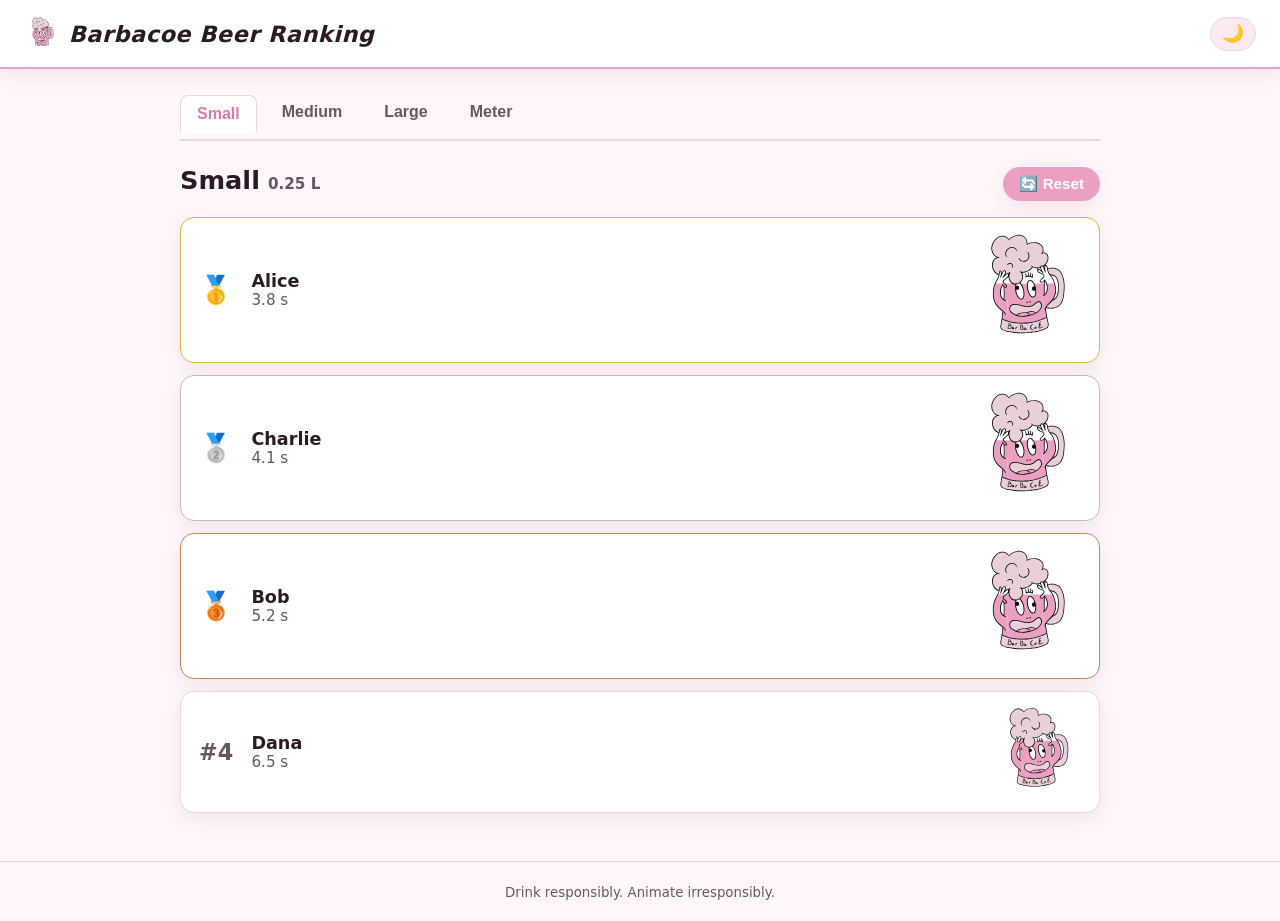
<file: index.html>
<!DOCTYPE html>
<html lang="en">
<head>
  <meta charset="UTF-8" />
  <meta name="viewport" content="width=device-width, initial-scale=1.0" />
  <title>Barbacoe Beer Ranking</title>
  <link rel="icon" type="image/svg+xml" href="assets/barbacoe_logo.svg" />
  <link rel="stylesheet" href="css/styles.css" />
</head>
<body>
  <header class="site-header">
    <div class="brand">
      <img class="brand-logo" src="assets/barbacoe_logo.svg" alt="Barbacoe" />
      <h1>Barbacoe Beer Ranking</h1>
    </div>
    <button id="theme-toggle" class="theme-toggle" type="button" aria-label="Toggle dark mode">
      <span class="theme-toggle-icon">🌙</span>
    </button>
  </header>

  <main>
    <nav id="tabs" class="tabs" role="tablist" aria-label="Beer categories"></nav>
    <section id="panels" class="panels"></section>
  </main>

  <footer class="site-footer">
    <small>Drink responsibly. Animate irresponsibly.</small>
  </footer>

  <!-- Per-contestant best-efforts modal. Populated on demand. -->
  <dialog id="contestant-dialog" class="contestant-dialog" aria-labelledby="contestant-dialog-title">
    <form method="dialog" class="dialog-header">
      <h2 id="contestant-dialog-title"></h2>
      <button class="dialog-close" type="submit" aria-label="Close">×</button>
    </form>
    <div id="contestant-dialog-body" class="dialog-body"></div>
  </dialog>


  <!-- Inlined SVG logo template. Cloned per contestant for the drain animation. -->
  <template id="logo-template">
<svg version="1.1" xmlns="http://www.w3.org/2000/svg" xmlns:xlink="http://www.w3.org/1999/xlink" x="0px" y="0px" width="2048px"
	 height="2048px" viewBox="0 0 2048 2048" style="enable-background:new 0 0 2048 2048;" xml:space="preserve">
<style type="text/css">
	.st0{fill:#FFFFFF;stroke:#000000;stroke-miterlimit:10;}
	.st1{fill:#EBA0C3;}
	.st2{fill:#E9CFD8;stroke:#000000;stroke-miterlimit:10;}
</style>
<g id="Layer_1">
	<g id="Layer_11">
		<polygon class="st0" points="914.3,1093.1 904.3,1045.4 894.8,983.8 902.7,923.7 965.4,901.7 1005,941.4 1035.9,1028.7 
			1039.5,1100.6 1029.8,1156.6 1001,1178.6 959.5,1166 933.1,1128.4 		"/>
		<polyline class="st0" points="1098,955.2 1102.5,905.1 1129.2,861.2 1163.3,861.2 1207.6,911.9 1222,950.8 1242.5,1060.9 
			1222.2,1132.6 1184.9,1143.5 1148.7,1116.5 1124.1,1072.2 1105.6,1013.8 		"/>
	</g>
	<g id="Layer_3">
		<path class="st1" d="M789.5,734.4l-31.2,17.7l-56.6,47.7l-11.3,51.4l0.3,27.8l11.9,102.4l2.4,69.7l-4.7,117.3l-19.7,253.8
			l-11.1,77.4l-4.1,16.1l22.1,10.5l46.8,17.5l53.3,19.6l79.3,15.8l60.6,7.2l81,2.1h67.4l69.9-7.7l69.9-15.4l96.8-28.1l63.1-25.2
			l48.6-22.6l2-17l-21.3-132l-11.5-68.1l-6.9-70.1l-2.1-94.3l2-237.8l6.8-160.2l4.8-111.7l-22.3,16.4L1345,630l-30.3,11l-33.9,5.7
			l-34.5,0.6l-26.9-3.1l-21.2-9.9l-10.7-5.1l-41,45.7c0,0-55.8,30.6-67.8,35.7c-23.6,9.9-85.2,8.2-85.2,8.2s26.2,58.8,26.2,76.6
			c0,19.2-43.2,96.3-43.2,96.3l-30,19.4l-40.4,14.6l-42.6-7.4l-36.1-16.9l-26.1-36l-17.7-66.4"/>
	</g>
	<g id="Layer_2">
		<path class="st1" d="M520.1,1043.2c-1.8-40,26.8-118.5,26.8-118.5l21.8-52.6l23.5-34.7l10.9-29.1l10.3-27.8l6.3-28.8l3.3-26.8
			l5-17.5l10.3-11.3l11.6,11.6l3,25.5l1,26.8l9.6-9.3l8.3-23.5l14.2-15.6l13.9-10.9l13.2-4l11.6,11.3l-2.6,31.8l-10.6,29.1l15.9-5.6
			l19.2-14.2l19.9-6.3l10.9,12.9l-1,20.8l-14.9,28.1L725.9,836l-30.8,21.2l-11.6,14.9l3,19.5l21.5,21.5l20.8,17.5l12.2,19.5
			l0.7,19.5l-16.5,7.9l-18.5-5.6l-9.6-7.6l-13.9-22.3l-12.2,6.4l-8.3,18.2l-22.8,54.9l-5.6,51.9l10.6,48.3l21.2,41.4l22.8,23.2
			l37.2,17.3l29.6-13.9l-3.1,269.8l-35.4-23.4l-37.9-52l-36-31.4l-33.3-29.3l-23.1-27.4l-20.6-30.5l-20.9-41.9l-15.4-43.1l-9.5-39.4
			l-2.5-58.8"/>
	</g>
	<g id="Layer_4">
		<polygon class="st1" points="1398.1,1347.1 1421.1,1301.1 1458.6,1265.5 1497.6,1228.9 1530.4,1189.9 1554.8,1145.3 1577.4,1082 
			1580.2,1026.6 1577.4,981.5 1561.9,920.5 1547.8,865.1 1530,826.2 1507,791.9 1486.8,765.6 1459.2,723.4 1447.7,687.2 
			1440.9,652.3 1432.5,621.1 1416.2,607.9 1402.3,612 1395.6,637.4 1394.5,669.2 1382.7,652.3 1375.6,633.3 1361.7,617.1 
			1345.8,611.7 1328.9,621.1 1326.5,643.8 1354.9,827 1364.4,878.5 1387.8,858.5 1404,862.6 1423,900.2 1437.9,941.8 1445.3,987.2 
			1432.5,1043.1 1413.2,1082 1392.5,1104.4 1370.5,1117.9 1347.1,1126.4 		"/>
	</g>
	<g id="Layer_5">
		<polygon class="st2" points="899.6,921.3 863.5,918.1 835.3,906.1 817.3,887 799.9,860.2 788,824.4 784,797.3 785.5,771 
			790.2,745.3 798.1,728.3 771.7,743.9 755.5,744.2 734.1,754.4 722.3,762.5 717.9,765.6 719.7,745.7 725.5,729.1 726.2,710.6 
			721.5,698.3 706.7,691.1 689.3,703.4 672.4,724.7 663.3,744.2 655.4,737.4 651.8,720 647.8,703.4 635.2,694.7 627.6,707.4 
			622.1,727.6 617.1,753.3 609.5,759.8 588.5,751.5 551.7,725.1 528.2,688.1 515.5,660.1 502.8,607.9 505.1,565.3 526.8,517.4 
			550.8,488.9 577.8,473.1 595.5,465 569.3,456.4 540.8,435.2 517.8,402.7 501.1,367.9 490.1,305.3 503.3,243.4 533.1,185.4 
			574,142.3 624.5,109.4 673.3,102.8 722,113.3 755.8,134 782.7,164 796.7,152.4 828.7,127.8 903.7,94.8 957,87.4 1014.1,101 
			1067.5,141.6 1089.1,184 1092.5,242.8 1118.8,231.2 1169.1,214.8 1217.9,215.5 1271.3,226.1 1320.8,247.5 1357.1,289 1367,350.8 
			1348.9,401.1 1387.1,392.6 1433.3,412.7 1448.7,449 1449.4,500.9 1434.3,547.4 1408.3,583.6 1383.7,607.9 1364.2,617.1 
			1344.1,610 1330.1,624.3 1322.2,641.1 1304.8,642.8 1259,645.9 1228.6,645.2 1202.6,633.9 1184.8,624 1170.1,651.7 1138.6,675.6 
			1111.3,691 1088.6,704 1060.9,715.1 1042.5,716.4 1013.7,718.7 995.8,717.2 1002.6,734.3 1015.6,764 1021.2,796.7 1017,828.2 
			1004,856.4 985.5,878.7 959.5,901.1 927.4,915.3 		"/>
	</g>
	<polyline id="_x3C_Path_x3E_" class="st2" points="1447.9,659.2 1530.2,651.3 1567.3,657.4 1605.8,670.7 1639.5,689.1 
		1668.5,718.6 1694.6,771.2 1718.3,856.5 1729.6,949.6 1725.7,1040.2 1713.1,1141 1686.9,1230.1 1641.4,1289.7 1578.4,1323.1 
		1518.8,1334.8 1475.2,1333.8 1437.4,1327 1415.6,1321.7 1428.2,1299.9 1527.6,1193.2 1567,1185.8 1601.9,1133.4 1628.7,1037.5 
		1629.8,948.8 1615.7,863.1 1602.1,827.9 1565.3,783.9 1510.6,763.6 1486.4,764.5 1468.3,737.3 1449.4,696.1 	"/>
	<g id="Layer_7">
		<polyline class="st2" points="668.5,1519.5 645.5,1638.8 649.8,1673.1 668.8,1695.3 710.3,1715.1 753.8,1727.1 946.7,1754.9 
			1112,1749.6 1249.3,1733.7 1423.3,1677.3 1450.5,1648.2 1454.2,1617.3 1453.2,1587.2 1443.4,1545 1434.2,1503.7 1428.6,1483.2 
			1393.2,1505.1 1232.6,1564 1133.9,1582.2 993.1,1588.6 867.1,1579.2 758.6,1558.9 		"/>
	</g>
	<g id="Layer_6">
		<polyline class="st2" points="1248,1411.3 1226.2,1401.1 1186.5,1389.9 1156.4,1389.1 1130.3,1395.4 1108.3,1404.1 1094.5,1409.1 
			1077.5,1408.5 1051.3,1405.2 1020.6,1408.9 994.2,1415.2 966.7,1423.3 950.8,1431.4 928.8,1440.1 911.7,1449.7 892.6,1447.4 
			864.2,1431.9 837.5,1414.5 816.1,1394.6 805.4,1376.6 800.4,1337.8 807.5,1303.7 840,1275.9 892,1268 949.1,1275.9 1018.2,1295.3 
			1111.9,1307.4 1177.7,1294.7 1220.5,1267 1250.8,1239.6 1285.5,1223.1 1311.9,1227.6 1325.8,1248.3 1338.1,1281.2 1338.5,1315.4 
			1319.7,1350.7 1292.4,1385.4 1260.6,1408.7 		"/>
	</g>
	<g id="Layer_9">
		<polyline class="st0" points="940.1,908.4 904.5,920.5 900.5,946.6 897,1003.4 905.6,1047.3 919.4,1099.3 942.1,1142.6 
			971.4,1170.4 1001.2,1177.3 1021.9,1164.4 1033.9,1144.3 1042.8,1105 1040.2,1067.7 1036.8,1032.7 1024.7,988.8 1011.2,958.1 
			995.5,928.5 974.5,905.2 958.7,904.7 		"/>
	</g>
	<g id="Layer_10">
		<polyline class="st0" points="1148.1,857.3 1116.6,874.8 1099.6,919.9 1100.2,985.9 1121.2,1061.4 1145.3,1111.3 1166.2,1129.4 
			1189.2,1141.5 1217.6,1136.9 1237.4,1107 1244.3,1073.1 1242.3,1028.7 1232.2,985.3 1225.6,954.6 1211,925.3 1193.5,892.6 
			1172,868.8 		"/>
	</g>
	<g transform="translate(0.000000,2048.000000) scale(0.100000,-0.100000)">
		<path d="M9485,19653c-401-20-841-159-1210-382c-161-97-308-220-377-315l-50-68l-61,68c-228,256-343,346-584,456
			c-113,52-206,76-358,93c-308,35-576-27-865-201c-504-302-896-815-1058-1384c-41-143-49-184-68-335c-18-142-15-411,6-515
			c6-30,16-80,22-110c19-105,80-279,138-398c162-329,396-586,658-722c34-17,62-36,62-42c0-5-30-23-67-40c-123-56-218-124-322-234
			c-203-215-322-448-383-754c-17-86-17-441,0-535c7-38,18-97,24-130s19-91,30-130c11-38,22-79,25-90c2-11,8-29,13-40s20-52,35-91
			c79-216,265-488,437-638c131-115,346-247,490-301c68-25,73-34,59-103c-31-147-95-291-256-577c-108-193-281-527-361-698
			c-169-364-290-779-339-1167c-23-174-31-697-16-970c22-387,47-523,152-835c160-471,336-776,642-1110c102-111,306-304,408-387
			c101-81,350-291,388-327l34-32l-7-107c-4-59-9-120-12-137c-2-16-8-82-14-145s-15-153-20-200c-6-47-17-156-25-243s-21-191-29-230
			c-8-40-22-126-31-192c-19-146-43-303-55-370c-21-117-39-227-55-330c-9-60-25-146-35-190s-23-107-30-140c-6-33-16-76-22-95
			c-15-52-21-286-10-350c30-160,60-217,176-333c75-76,109-102,191-146c55-29,152-70,215-91c105-35,136-47,225-85c17-7,48-17,70-23
			c22-5,67-17,100-26c129-35,187-48,300-66c39-6,90-15,115-20s90-16,145-25c55-8,123-19,150-25c86-16,168-29,220-34
			c28-3,95-12,150-20s123-17,150-21c28-3,73-10,100-15c115-20,188-30,340-44c88-9,210-20,270-26c180-18,812-23,1155-11
			c580,22,828,37,922,57c14,3,64,10,110,15c150,18,231,27,358,44c69,9,159,20,200,25c234,28,530,79,709,121c318,75,843,241,1056,334
			c17,7,55,23,85,35c167,68,305,137,410,205c102,67,136,99,168,156c118,213,134,286,121,553c-8,161-25,281-61,416
			c-30,116-76,322-103,460c-13,69-37,184-53,255c-36,157-46,216-73,410c-40,289-37,269-74,460c-18,93-32,181-45,280
			c-16,127-35,239-61,356c-8,37-7,54,5,83c16,39,25,42,96,25c25-6,77-16,115-24c133-24,240-46,280-56c22-6,153-13,290-16
			c245-5,478,10,585,37c19,5,66,16,103,25c104,25,245,73,317,109c226,114,392,204,440,240c87,64,268,234,309,290
			c111,152,232,378,323,601c30,74,89,236,98,270c5,17,18,62,29,100c33,109,108,499,120,615c6,58,15,159,21,225s15,158,20,205
			c9,81,30,441,49,845c10,205-2,715-18,825c-6,36-15,106-21,155c-34,276-36,288-90,525c-37,164-191,644-213,667c-4,3-7,13-7,21
			c0,21-105,227-185,362c-162,275-273,395-500,545c-137,90-170,107-287,146c-233,78-371,112-603,149c-111,17-348,23-446,10
			c-112-15-273-42-386-67c-57-12-86-14-93-7c-6,6-17,48-25,93c-25,145-71,247-147,327c-75,79-145,99-245,68c-20-5-23-3-23,20
			c0,17,19,47,60,92c263,290,393,540,451,869c19,107,27,306,18,419c-14,159-34,238-95,364c-47,97-67,125-132,191
			c-120,121-250,188-430,221c-75,14-146,7-245-22c-20-6-40-8-43-5c-4,3,9,48,28,99c58,153,79,240,82,343c12,354-91,613-350,872
			c-200,201-393,303-799,422c-39,11-124,29-190,40c-387,64-690,46-1008-61c-130-43-279-109-358-158c-27-16-51-30-52-30
			c-2,0-3,87-2,193c0,127-4,211-13,247c-70,286-220,545-423,732c-112,103-168,142-299,211c-125,66-230,99-430,136
			C9754,19650,9575,19657,9485,19653z M9865,19505c159-34,337-109,454-192c209-149,411-417,488-648c54-160,66-255,62-480
			c-1-99,1-192,5-207c9-30,39-38,53-15c24,40,295,171,475,231c192,64,374,96,543,96c130,0,342-19,446-41c57-11,350-94,384-108
			c11-5,31-13,45-18c109-44,260-126,332-180c210-155,388-402,432-596c45-198,45-198,5-456c-15-98-53-203-129-357
			c-69-139-79-167-61-178c12-8,81,22,155,67c101,62,172,80,289,74c115-5,185-25,272-78c183-111,295-286,325-509c22-156-6-460-58-640
			c-67-232-231-482-455-696c-97-94-244-204-270-204c-8,0-41,12-73,28c-76,35-186,37-250,4c-75-38-134-123-149-215
			c-8-47-30-61-120-77c-38-7-92-16-120-22c-27-5-126-12-220-15c-308-10-521,31-760,147c-128,63-176,91-249,147c-64,49-83,47-71-7
			c4-19,33-59,72-101l66-69l-19-36c-31-57-152-188-249-270c-243-204-562-377-885-478c-181-57-430-87-563-68c-46,7-98,12-116,12
			c-26,0-45,11-91,53c-57,53-100,79-151,92c-45,11-40-17,15-82c217-257,219-260,279-379c222-442,146-957-192-1307
			c-79-82-208-183-302-236c-87-49-242-108-354-136c-136-33-347-35-468-5c-198,50-377,185-544,410c-83,111-149,259-189,424
			c-38,159-57,486-35,589c5,23,15,76,21,117c21,134,75,288,125,355c25,33,45,63,45,67c0,15-35,26-57,17c-13-5-61-39-107-76
			c-46-38-118-88-161-112c-75-43-79-44-168-45c-81-1-100-5-157-32c-36-17-99-57-140-87c-41-31-78-57-82-57c-13,0-9,22,17,95
			c49,134,67,224,67,329c0,89-3,105-29,155c-40,79-102,116-192,116c-166,0-321-143-465-428c-36-71-52-63-61,31
			c-20,190-74,316-147,341c-116,41-200-37-244-225c-18-81-54-316-54-360c0-45-15-55-60-39c-167,59-385,207-525,357
			c-183,196-316,440-388,713c-48,180-59,267-60,466c-2,286,29,433,135,646c47,94,152,248,216,317c56,60,170,143,252,183
			s275,113,299,113c6,0,19,4,29,9c9,5,37,15,62,22c74,20,130,56,130,83c0,13-7,27-16,30c-25,10-103,7-166-6c-51-10-69-10-128,6
			c-266,68-582,360-754,695c-123,241-197,592-182,866c34,597,348,1195,831,1580c183,146,325,234,461,283c259,96,557,105,794,24
			c220-75,391-187,598-392c200-198,239-219,255-142c13,62,150,196,319,310c263,179,689,352,993,402
			C9417,19532,9725,19535,9865,19505z M13925,14303c-4-32-13-94-21-138c-7-44-14-92-14-107c0-46-19-42-41,9c-11,26-34,76-50,111
			c-17,38-26,69-21,77c11,20,124,104,141,105C13929,14360,13931,14348,13925,14303z M14261,14252c43-69,67-158,90-336
			c19-151,55-352,80-441c16-57,86-240,111-289c11-22,33-59,48-81s47-74,71-115c52-89,123-190,206-291c153-190,360-507,441-679
			c120-255,171-405,298-895c76-292,84-327,104-450c87-552,21-1017-229-1616c-43-103-141-272-228-394c-66-92-106-141-294-360
			c-38-44-196-204-350-355c-304-297-395-397-482-532c-122-187-178-332-185-478c-4-86-2-98,18-122c13-17,31-28,45-28
			c32,0,40-18,54-120c15-103,36-226,76-440c18-95,31-181,74-489c11-72,5-101-20-101c-5,0-40-21-79-46c-84-54-305-160-475-228
			c-66-27-129-52-140-56c-260-106-486-187-725-260c-96-29-271-81-305-90c-40-11-241-67-285-80c-31-9-244-59-340-80
			c-19-4-84-17-145-29c-60-11-132-25-160-31c-70-14-343-46-505-59c-559-46-1354-32-2180,40c-93,8-415,59-625,99
			c-66,13-435,108-500,128c-77,25-281,99-320,117c-16,7-59,25-95,40s-83,35-105,44c-22,10-56,24-75,30c-35,13-69,26-105,42
			c-11,5-81,33-155,62l-135,53l1,59c0,33,8,110,17,170c22,143,43,334,66,585c18,205,31,323,36,328c14,14,168-150,227-243
			c49-77,71-129,82-190c9-45,40-85,68-85c10,0,28,10,39,21c19,19,21,29,16,84c-14,143-89,277-246,438c-109,112-200,193-581,517
			c-383,326-610,577-784,868c-229,382-383,851-416,1262c-26,332-19,910,15,1153c16,115,58,329,75,387c6,19,18,60,26,90
			c62,230,180,538,290,755c84,166,236,458,261,500c73,126,204,417,232,515c45,159,81,323,92,419c26,245,78,450,118,475
			c5,3,19-2,30-12c35-28,60-146,67-312c9-213-2-285-91-605c-29-105-32-157-9-180c41-40,90,10,125,129c22,74,96,279,129,356
			c10,25,33,81,50,125c47,117,100,218,168,320c96,144,183,215,265,215c130,0,134-172,10-480c-85-210-189-393-332-585
			c-54-72-68-112-51-144c15-29,57-27,105,6c54,37,73,59,172,208c98,146,144,195,299,317c140,109,211,155,268,170c45,12,46,12,81-22
			c42-40,59-96,52-162c-9-69-51-183-90-242c-41-60-155-178-247-256c-63-53-110-88-340-258c-206-151-286-303-250-473
			c21-98,91-181,217-255c140-84,316-242,353-320c31-64,36-141,12-180c-26-41-62-49-128-28c-113,35-326,259-426,446
			c-37,69-69,91-96,65c-21-21-21-81,0-122c31-61,31-84,1-113c-151-144-284-426-360-767c-35-154-37-169-41-395c-7-426,50-695,205-959
			c53-90,206-265,292-334c35-29,94-76,130-105c101-81,218-136,300-140c56-3,69-1,89,18c27,25,29,71,5,93c-10,8-40,21-68,28
			c-59,14-137,50-184,86l-34,26l7,126c6,127,16,293,36,626c15,233,1,787-30,1215c-4,63-4,119,0,124c4,4,29-4,54-19
			c101-59,204-69,281-27c134,74,155,276,46,438c-71,104-212,230-391,347c-87,57-86,56-98,140c-19,124-16,167,16,208
			c38,50,114,116,232,199c249,176,453,371,531,505c29,51,39,49,39-9c0-74,27-253,57-371c33-133,87-259,161-375
			c32-51,196-252,224-275c160-132,227-175,338-214c19-7,44-17,55-21c49-21,170-38,267-39c42-1,79-5,82-9c3-5-3-44-13-88
			c-51-218-68-429-52-631c17-207,60-483,90-573c5-14,17-54,26-90c25-93,54-192,64-215c5-11,15-36,22-55c101-280,255-538,423-706
			c225-225,444-274,643-145c165,107,272,351,314,721c12,105,6,451-10,540c-5,30-15,93-21,140c-7,47-25,139-40,205
			c-120,508-320,907-580,1152l-55,53l91,84c195,182,333,417,390,666c21,93,30,374,14,463c-30,174-93,345-164,450c-15,21-28,43-29,49
			c-1,7,51,11,153,12c143,2,183,7,325,38c97,21,310,96,420,147c317,148,451,233,649,411c113,101,246,257,246,288c0,5,7,15,15,22
			c11,9,30,3,97-33c106-57,230-101,366-129c152-31,437-30,637,2c233,38,212,39,226-12c18-65,68-206,95-266c24-52,29-72,19-72
			c-3,0-52,32-108,72c-120,84-206,128-303,157c-126,37-193,23-241-51c-107-168,112-535,421-700c58-32,172-83,254-114
			c190-73,227-90,287-135c92-68,135-131,135-198c0-77-92-226-196-319c-29-26-88-69-132-94c-153-91-266-221-312-357
			c-50-149-2-271,134-344c55-30,204-31,286-3c62,21,180,98,224,145c44,46,60,42,53-16c-12-97-18-491-21-1357l-2-889l-40-21
			c-120-64-142-93-110-141c13-20,25-25,59-25c79,0,243,97,343,201c260,274,392,604,435,1091c17,191-10,412-78,633
			c-67,220-139,407-229,591c-45,93-64,121-121,175c-44,41-72,77-78,99c-10,35-37,49-60,33c-6-5-41-54-79-110
			c-86-128-192-233-277-273c-138-64-274-47-318,39c-29,55-26,81,13,164c42,90,133,180,261,257c111,67,205,159,278,270
			c129,198,129,343,1,480c-59,63-177,138-279,178c-261,101-368,152-461,218c-147,104-274,294-274,409c0,44,17,52,79,36
			c126-32,254-118,476-321c277-252,283-257,331-274c43-14,50-14,71-1c39,26,30,63-28,120c-31,31-69,86-101,145c-28,52-68,129-91,170
			c-94,177-172,381-192,508c-4,23-4,71,0,105c6,51,13,67,39,93c80,80,216,37,291-91c27-45,83-193,110-290c61-215,200-513,276-591
			c68-70,101-33,65,71c-63,179-102,552-77,738c19,139,57,228,106,247C14167,14342,14227,14305,14261,14252z M15445,13896
			c110-17,110-17,325-77c258-72,380-130,554-261c132-100,213-193,336-388c146-231,199-350,315-695c53-158,75-239,118-425
			c81-349,136-908,123-1245c-4-93-9-226-11-295c-8-228-26-534-35-595c-5-33-12-114-15-180c-13-272-72-678-130-890c-9-33-20-73-25-90
			c-24-89-62-200-93-275c-133-323-144-345-241-500c-89-143-135-198-246-295c-130-114-173-145-290-205c-52-26-143-73-201-103
			c-183-94-460-170-682-187c-281-22-547-6-765,45c-37,9-87,20-112,26c-53,12-122,31-133,36c-4,2-2,14,4,26c43,79,167,216,474,522
			c194,193,387,393,430,445c82,100,116,130,151,130c40,0,287,133,374,202c95,74,235,215,298,298c22,30,56,89,76,130
			c32,69,117,291,152,400c8,25,19,54,24,65c4,11,11,31,15,45c3,14,12,48,20,75c53,197,102,637,112,1013c7,266-15,521-73,867
			c-40,243-44,259-116,455c-79,216-122,293-244,440c-216,261-362,367-588,427c-163,44-234,57-389,70c-74,6-79,8-106,42
			c-32,40-193,297-221,351c-46,91-121,377-124,472c-1,52,0,53,34,64c73,24,326,71,425,78C15060,13921,15355,13910,15445,13896z
			 M7832,13004c-2-10-9-26-16-35c-10-15-13-15-23,7c-9,20-8,27,4,40C7816,13035,7836,13029,7832,13004z M15228,12734
			c212-43,305-90,450-229c100-95,190-202,247-291c38-59,125-236,125-253c0-6,4-19,10-29c27-49,90-270,104-367c2-16,11-75,20-130
			c55-333,77-806,48-1045c-6-58-16-143-22-190c-17-148-39-304-49-345c-5-22-14-65-21-95c-39-179-64-269-114-405
			c-25-66-51-142-60-168c-40-119-117-230-227-328c-96-84-195-162-239-186c-38-21-80-35-80-26c0,3,18,35,41,70
			c126,200,260,534,339,843c49,194,67,308,81,530c10,148,9,204-4,360c-21,233-40,339-112,610c-19,69-59,222-90,340
			c-133,502-278,808-578,1219c-52,71-93,132-89,135C15020,12767,15106,12759,15228,12734z M14105,11540c110-257,170-438,211-635
			c36-174,40-306,15-500c-35-269-96-472-196-644c-50-87-173-244-184-236c-11,6-21,230-21,470c-1,236,19,1544,26,1680
			c7,159,10,163,51,80C14027,11717,14071,11620,14105,11540z M9751,11281c237-238,423-630,523-1101c82-389,82-819-1-1085
			c-53-171-162-309-266-340c-46-13-67-14-113-6c-164,31-367,224-500,476c-148,281-187,375-247,595c-39,141-40,143-67,300
			c-22,125-24,156-12,163c4,3,30-6,57-19c73-36,193-35,265,1c102,52,165,141,191,272c11,54,11,72-5,138c-43,182-185,295-355,283
			c-41-3-82-14-109-28c-24-12-46-20-49-16c-10,9,14,116,46,211l27,80l89,28c123,39,226,79,313,120c47,23,80,33,95,29
			C9645,11379,9698,11333,9751,11281z M6868,10907c36-44,41-57,51-136c6-48,11-119,11-157s8-159,17-269c21-245,23-1018,3-1275
			c-6-91-15-204-18-252c-10-131-16-131-127-16c-112,116-161,186-225,322c-96,202-138,453-126,771c9,257,42,437,121,651
			c71,193,205,420,241,412C6823,10956,6846,10933,6868,10907z M14262,5503c16-42,33-119,56-258c10-60,44-203,62-261
			c6-17,10-38,10-48c0-9,11-52,24-94s29-104,35-137c7-33,17-80,23-105c5-25,13-131,15-236c5-178,4-195-16-257c-22-65-95-181-155-245
			c-17-19-56-50-86-70c-60-38-294-152-314-152c-7,0-16-4-21-8c-29-25-545-215-700-257c-27-8-90-26-140-40c-412-118-605-153-1255-231
			c-74-8-211-26-305-39c-278-39-439-54-645-60c-107-3-287-10-400-15c-278-12-786-12-945,0c-71,6-197,15-280,20c-82,6-184,15-225,20
			c-145,18-421,56-505,70c-75,13-156,24-310,45c-66,8-145,20-175,25c-106,18-175,30-225,40c-27,5-90,15-140,21c-49,6-112,17-140,24
			c-27,8-61,17-75,20c-14,4-34,11-45,16c-27,12-298,99-308,99c-11,0-125,45-207,82c-164,74-296,199-338,320c-45,131-47,260-7,448
			c15,71,95,491,116,610c5,30,18,120,30,200s25,149,29,154c8,8,42-4,155-54c22-10,80-35,130-55c49-21,112-48,140-60
			c27-13,72-33,99-45c230-103,491-192,766-260c38-10,291-63,380-81c30-6,73-14,95-19s96-15,165-24c117-14,166-20,425-46
			c108-11,433-27,795-39c267-9,1064,3,1203,18c53,6,141,16,195,21c341,36,965,170,1347,291c17,5,111,34,210,64
			c275,83,560,187,910,333c91,37,414,205,465,241c30,22,58,39,63,40C14247,5530,14255,5518,14262,5503z"/>
		<path d="M8205,17574c-233-38-444-152-633-343c-169-171-261-336-333-596c-19-68-19-341,0-415c32-127,102-252,184-328
			c48-43,54-46,81-36s18,50-25,111c-76,109-111,206-129,362c-19,162,18,342,108,515c205,398,628,648,995,589c290-46,565-247,746-546
			c43-69,64-79,69-30s-53,175-122,267c-80,107-236,263-310,311c-67,43-169,88-266,117C8505,17571,8276,17585,8205,17574z"/>
		<path d="M11001,16717c-8-11,5-48,58-163c116-252,136-331,135-524c0-154-15-222-71-334c-50-99-86-150-167-235
			c-113-117-239-191-409-238c-113-31-387-22-482,17c-11,4-49,20-86,34c-176,71-293,192-349,362c-18,52-26,65-48,71
			c-59,14-81-81-42-186c65-179,192-297,423-392c126-52,194-63,387-64c122,0,189,4,220,14c114,35,137,44,199,73
			c233,111,436,339,519,583c41,124,46,158,46,310c0,182-18,255-98,420c-63,128-126,217-173,245C11023,16734,11016,16734,11001,16717
			z"/>
		<path d="M7950,14845c-76-21-225-95-298-149c-59-43-131-128-132-153c0-15,28-43,44-43c7,0,46,24,87,54c156,116,299,176,416,176
			c94,0,164-31,223-98c88-99,109-184,110-433c0-102,3-188,6-191c14-15,45,9,65,50c33,67,41,113,46,260c4,123,3,140-21,213
			c-44,136-129,240-243,295C8186,14859,8036,14868,7950,14845z"/>
		<path d="M11062,13278c-16-16-15-86,4-188c21-119,21-361,0-415c-16-39-19-41-99-62c-45-11-92-24-103-28c-20-6-22-2-28,77
			c-26,301-124,530-212,497c-37-13-36-49,1-163c71-212,92-369,71-524c-8-53-6-65,9-82c25-27,69-25,122,5c47,28,109,53,163,65
			c19,5,67,16,105,25c109,26,283,31,388,11c116-22,189-55,253-116c81-76,108-68,172,56c44,85,62,181,62,331c0,181-23,247-84,241
			c-48-5-56-32-55-203c1-129-7-210-26-263c-3-9-15-6-42,11c-41,25-115,60-150,71c-22,7-22,7-4,49c37,89,44,134,38,260
			c-9,202-53,294-139,288c-28-2-37-50-22-127c33-175,26-308-19-389l-22-39l-110,1h-110l-1,169c-1,185-12,266-51,362
			C11140,13279,11095,13311,11062,13278z"/>
		<path d="M11360,11950c-70-14-145-57-200-113c-78-82-105-124-161-252c-102-236-129-654-68-1060c13-85,58-290,88-400
			c103-374,286-727,488-941c252-268,541-303,741-90c69,75,119,166,165,306c58,175,70,271,71,550c1,144-4,284-12,340
			c-31,235-40,299-45,307c-4,5-18,54-32,109c-137,518-358,913-635,1136C11642,11937,11490,11978,11360,11950z M11526,11795
			c137-40,303-199,442-420c77-124,245-515,228-532c-4-4-48-7-99-8c-85,0-96-2-148-33c-188-108-243-336-127-529
			c90-151,294-202,442-112c27,17,54,28,61,25c24-9,34-320,15-445c-34-216-45-264-82-361c-27-70-99-181-141-216
			c-106-90-235-83-387,20c-103,70-256,257-348,426c-145,267-260,631-311,985c-24,168-34,388-22,510c25,261,74,437,157,560
			C11288,11790,11397,11834,11526,11795z"/>
		<path d="M11384,8339c-15-17-19-36-18-93c1-106,40-166,109-166c60,1,85,41,85,137c0,62-3,72-31,106c-27,33-35,37-78,37
			C11415,8360,11398,8355,11384,8339z"/>
		<path d="M12805,8300c-183-37-360-144-532-323c-48-51-106-106-128-123c-272-210-368-261-590-318c-242-61-302-69-505-68
			c-260,0-625,54-896,132c-77,22-157,45-179,51s-51,15-65,20c-25,8-243,62-401,99c-331,77-380,83-624,84c-188,1-245-2-310-17
			c-327-74-486-194-595-450c-63-148-75-231-61-401c17-197,53-307,144-441c78-115,179-206,333-303c447-281,587-353,829-427
			c50-15,109-34,131-41c71-22,234-51,354-63c454-43,578-38,1290,59c516,70,873,174,1253,365c316,159,538,315,747,525
			c250,250,399,480,456,702c25,97,23,292-4,395c-67,252-170,412-321,501C13054,8303,12912,8321,12805,8300z M13062,8137
			c105-61,190-191,243-372c73-246,28-463-149-724c-94-139-275-343-376-425c-90-74-280-206-296-206c-7,0-42,18-77,40
			c-118,74-326,142-537,176c-112,17-288,14-400-7c-257-50-476-123-536-180c-21-20-22-20-135,2c-103,20-133,21-314,15
			c-265-9-409-31-590-91c-38-13-115-37-170-55c-212-68-543-218-607-276c-37-33-37-33-75-17c-82,33-177,86-378,208
			c-323,195-415,267-494,383c-93,139-120,224-128,407c-5,124-3,149,16,219c73,264,228,405,516,465c80,17,135,21,283,21
			c102,0,214-5,251-11c255-42,526-104,888-203c261-71,379-96,643-135c217-32,523-39,669-16c124,20,351,78,451,114
			c168,62,390,210,596,401c264,243,378,303,569,297C13003,8165,13023,8160,13062,8137z M11958,6489c107-18,217-49,380-109
			c17-7,32-17,32-24c0-30-287-171-512-252c-74-26-281-84-301-84c-8,0-40,26-73,58c-92,91-205,176-313,236c-54,31-104,56-109,56
			c-6,0-12,6-14,12c-5,14,105,47,292,88C11542,6514,11767,6521,11958,6489z M10721,6339c233-30,406-100,593-241
			c97-73,126-101,114-113c-2-2-60-15-130-30c-125-25-329-53-753-104c-194-23-401-33-565-28c-296,9-435,30-672,104
			c-130,40-136,49-59,84c255,115,597,236,811,287C10240,6342,10553,6361,10721,6339z"/>
		<path d="M10891,8243c-28-35-34-63-29-124c6-62,34-101,81-113c52-13,92,6,111,55c28,69,17,130-32,182
			C10986,8281,10921,8282,10891,8243z"/>
		<path d="M13235,4828c-74-27-179-116-227-194c-49-79-72-153-72-234c0-79,12-108,67-163c17-17,16-20-21-75c-22-31-51-88-66-126
			c-24-60-27-80-24-155c4-100,23-138,88-171c78-40,235-17,386,56c132,62,301,204,288,239c-8,20-12,19-54-7c-105-64-229-128-251-128
			c-8,0-19-4-25-8c-12-11-107-39-172-52c-132-25-169,63-93,226c40,85,92,140,166,173c34,16,69,39,79,52c22,32,20,75-5,100
			c-28,28-86,21-134-15c-42-32-55-32-85-1c-20,22-22,31-18,89c4,43,15,83,34,122c37,74,152,194,186,194c46,0,64,43,30,73
			C13291,4842,13278,4843,13235,4828z"/>
		<path d="M7822,4531c-100-34-123-76-137-241c-3-41-14-169-25-285c-20-209-25-370-14-412c3-12,12-24,20-27c20-8,53,28,61,64l5,30
			l34-30c48-42,120-61,189-50c232,38,396,276,329,477c-9,26-27,63-41,81c-24,32-89,72-118,72c-24,0-28,24-11,65c22,51,20,81-8,142
			c-28,59-78,94-170,118c-31,8-58,15-59,15C7876,4549,7851,4541,7822,4531z M7971,4420c80-41,76-111-13-206c-50-53-59-68-54-89
			c7-28,44-42,73-26c11,5,42,13,69,16c59,7,89-6,122-55c21-31,23-43,19-101c-10-118-81-225-186-279c-29-14-59-20-107-20
			c-59,0-70,3-106,32l-40,32l6,80c3,45,10,133,15,196s10,183,10,267c1,175-1,172,94,173C7912,4440,7944,4433,7971,4420z"/>
		<path d="M11757,4362c-63-33-166-133-202-195c-77-134-107-324-70-451c47-160,157-236,344-236c87,0,99,3,166,35c40,19,86,49,103,67
			c54,54,38,80-30,50c-80-35-135-45-220-40c-126,7-183,43-218,135c-40,106-20,289,43,396s170,197,234,197c16,0,39,7,51,16
			c22,15,22,17,6,35C11937,4401,11820,4396,11757,4362z"/>
		<path d="M9917,4306c-28-14-57-21-72-18c-31,5-51-10-59-46c-11-47-40-513-38-621c1-109,13-141,53-141c10,0,41-15,70-32
			c48-30,59-33,128-32c61,0,87,6,133,28c130,62,209,199,194,339c-10,97-69,180-137,194c-34,6-35,17-11,64c12,24,17,57,17,110
			c0,64-4,81-25,111c-13,20-39,43-57,52C10062,4338,9973,4335,9917,4306z M10047,4230c32-11,53-45,53-83c-1-34-34-100-72-143
			c-41-45-51-76-34-100c11-14,23-16,74-10c117,13,171-39,158-151c-15-131-122-231-256-240c-54-4-71-1-99,17c-32,20-33,23-27,68
			c9,64,28,543,22,549c-14,14,18,62,52,76C9989,4243,10003,4245,10047,4230z"/>
		<path d="M12353,3985c-29-15-66-43-84-63c-42-47-79-128-79-172c1-79,66-160,130-160c37,1,103,33,148,75c98,88,108,261,19,320
			C12444,4013,12408,4013,12353,3985z M12438,3852c6-56-35-120-96-151c-18-10-27-10-38,0c-31,25-4,103,53,155
			C12405,3900,12434,3898,12438,3852z"/>
		<path d="M8455,3942c-42-26-102-95-119-136c-37-89-28-182,21-228c58-54,130-47,199,18l47,44l34-35c36-38,84-47,115-22
			c27,20,27,51,0,55s-45,37-61,117c-19,92-31,110-71,110c-34,0-37-3-71-75c-38-77-89-137-108-126c-16,10-13,78,4,119
			c20,49,68,102,105,117c23,9,30,18,28,34C8574,3963,8498,3968,8455,3942z"/>
		<path d="M9185,3933c-22-14-60-44-84-66c-44-40-60-39-61,6c0,20-32,23-48,4c-6-7-13-46-15-87c-3-41-11-114-18-162
			c-17-113-8-142,43-146c45-4,54,10,64,98c3,36,18,89,32,119c27,55,145,191,166,191c6,0,22,7,34,16c18,12,20,19,12,35
			C9295,3969,9235,3965,9185,3933z"/>
		<path d="M10495,3816c-163-74-208-305-71-370c64-30,143-12,225,54l38,29l29-30c54-57,125-76,176-46c58,32,56,67-4,67
			c-64,0-108,63-108,158c0,22-8,41-25,57c-43,44-79,30-123-48c-37-66-105-129-135-125c-18,2-23,11-25,45c-6,76,72,166,139,161
			c47-4,51,25,7,52C10577,3845,10557,3845,10495,3816z"/>
	</g>
</g>
<g id="Layer_8">
</g>
</svg>
  </template>

  <!-- BARBACOE-DATA-SCRIPTS:START (managed by tools/, do not edit by hand) -->
  <script src="data/bootstrap.js"></script>
  <script src="data/categories.js"></script>
  <script src="data/results/small.js"></script>
  <script src="data/results/medium.js"></script>
  <script src="data/results/large.js"></script>
  <script src="data/results/meter.js"></script>
  <!-- BARBACOE-DATA-SCRIPTS:END -->

  <script src="js/animation.js"></script>
  <script src="js/app.js"></script>
</body>
</html>
</file>
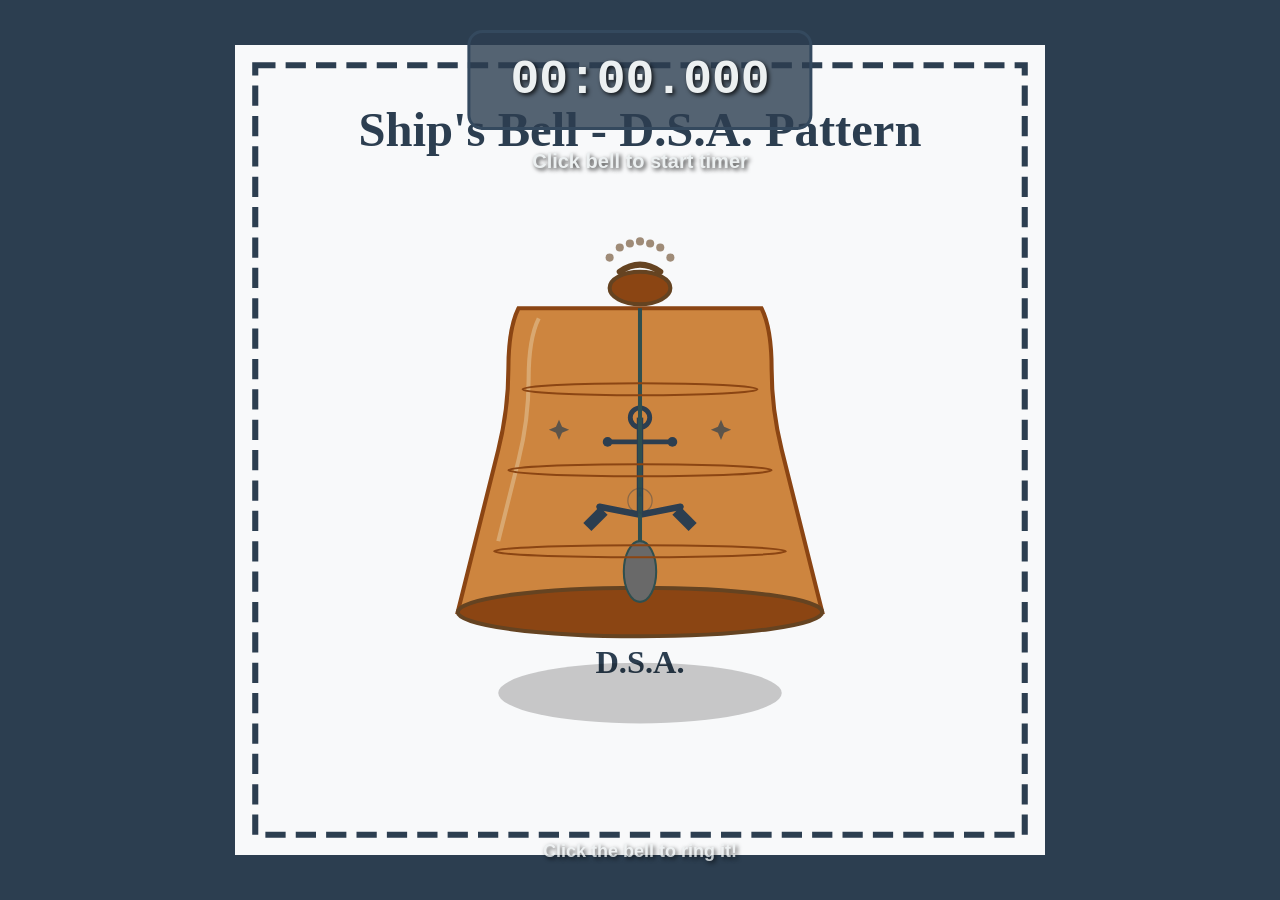
<file: bell/index.html>
<!DOCTYPE html>
<html lang="en">
<head>
    <meta charset="UTF-8">
    <meta name="viewport" content="width=device-width, initial-scale=1.0">
    <title>BELL</title>
    <style>
        body {
            display: flex;
            justify-content: center;
            align-items: center;
            height: 100vh;
            width: 100vw;
            margin: 0;
            padding: 0;
            background-color: #2c3e50;
            font-family: Arial, sans-serif;
            overflow: hidden;
        }
        
        .container {
            text-align: center;
            width: 100%;
            height: 100%;
            display: flex;
            flex-direction: column;
            justify-content: center;
            align-items: center;
        }
        
        .photo {
            cursor: pointer;
            transition: transform 0.2s ease;
            width: 90vmin;
            height: 90vmin;
            object-fit: contain;
        }
        
        .photo:hover {
            transform: scale(1.05);
        }
        
        .photo:active {
            transform: scale(0.95);
        }
        
        .instruction {
            position: absolute;
            bottom: 20px;
            left: 50%;
            transform: translateX(-50%);
            color: #ecf0f1;
            font-size: 18px;
            font-weight: bold;
            text-shadow: 2px 2px 4px rgba(0,0,0,0.8);
            opacity: 0.8;
        }
        
        .timer-display {
            position: absolute;
            top: 30px;
            left: 50%;
            transform: translateX(-50%);
            color: #ecf0f1;
            font-size: 48px;
            font-weight: bold;
            font-family: 'Courier New', monospace;
            text-shadow: 2px 2px 4px rgba(0,0,0,0.8);
            background: rgba(44, 62, 80, 0.8);
            padding: 20px 40px;
            border-radius: 15px;
            border: 3px solid #34495e;
            min-width: 200px;
            text-align: center;
        }
        
        .timer-status {
            position: absolute;
            top: 150px;
            left: 50%;
            transform: translateX(-50%);
            color: #ecf0f1;
            font-size: 20px;
            font-weight: bold;
            text-shadow: 2px 2px 4px rgba(0,0,0,0.8);
        }
    </style>
</head>
<body>
    <div class="container">
        <div class="timer-display" id="timerDisplay">00:00.000</div>
        <div class="timer-status" id="timerStatus">Click bell to start timer</div>
        <img src="ships_bell_dsa.svg" alt="Ship's Bell - DSA Pattern" class="photo" id="BellPhoto">
        <p class="instruction">Click the bell to ring it!</p>
    </div>

    <script>
        // Create audio context for doorbell sound
        let audioContext;
        let bennyHillAudio = null;
        
        function createShipsBellSound() {
            if (!audioContext) {
                audioContext = new (window.AudioContext || window.webkitAudioContext)();
            }
            
            // Create an authentic ship's bell sound
            const duration = 4.0; // Longer duration for ship's bell resonance
            const sampleRate = audioContext.sampleRate;
            const frameCount = sampleRate * duration;
            const arrayBuffer = audioContext.createBuffer(1, frameCount, sampleRate);
            const channelData = arrayBuffer.getChannelData(0);
            
            // Ship's bell characteristics: deep, resonant, metallic with harmonics
            for (let i = 0; i < frameCount; i++) {
                const t = i / sampleRate;
                let sample = 0;
                
                // Fundamental frequency (deeper than a doorbell)
                const fundamental = 200; // Much lower frequency for ship's bell
                
                // Create complex harmonics typical of bronze bells
                const envelope = Math.exp(-t * 1.2) * (1 + 0.3 * Math.sin(t * 15)); // Slow decay with slight warble
                
                // Fundamental tone
                sample += Math.sin(2 * Math.PI * fundamental * t) * envelope * 0.4;
                
                // Harmonics that give the bell its metallic character
                sample += Math.sin(2 * Math.PI * fundamental * 2.1 * t) * envelope * 0.25; // Slightly detuned 2nd harmonic
                sample += Math.sin(2 * Math.PI * fundamental * 3.2 * t) * envelope * 0.15; // Detuned 3rd harmonic
                sample += Math.sin(2 * Math.PI * fundamental * 4.7 * t) * envelope * 0.08; // Higher harmonic
                sample += Math.sin(2 * Math.PI * fundamental * 6.1 * t) * envelope * 0.05; // Metallic overtone
                
                // Add some noise for the metallic "clank" of the clapper hitting the bell
                if (t < 0.05) {
                    const clankEnvelope = Math.exp(-t * 50);
                    const noise = (Math.random() - 0.5) * 0.3 * clankEnvelope;
                    sample += noise;
                }
                
                // Add subtle beat frequencies for authenticity
                sample += Math.sin(2 * Math.PI * (fundamental + 3) * t) * envelope * 0.1;
                
                channelData[i] = sample * 0.7; // Overall volume adjustment
            }
            
            return arrayBuffer;
        }
        
        function playShipsBell() {
            try {
                if (!audioContext) {
                    audioContext = new (window.AudioContext || window.webkitAudioContext)();
                }
                
                const source = audioContext.createBufferSource();
                const gainNode = audioContext.createGain();
                
                source.buffer = createShipsBellSound();
                source.connect(gainNode);
                gainNode.connect(audioContext.destination);
                
                // Set volume for ship's bell
                gainNode.gain.value = 0.6;
                
                source.start();
            } catch (error) {
                console.error('Error playing ship\'s bell sound:', error);
                // Fallback: create a simple beep
                playFallbackBeep();
            }
        }
        
        function playFallbackBeep() {
            // Simple fallback beep using oscillator
            try {
                if (!audioContext) {
                    audioContext = new (window.AudioContext || window.webkitAudioContext)();
                }
                
                const oscillator = audioContext.createOscillator();
                const gainNode = audioContext.createGain();
                
                oscillator.connect(gainNode);
                gainNode.connect(audioContext.destination);
                
                oscillator.frequency.setValueAtTime(800, audioContext.currentTime);
                oscillator.frequency.setValueAtTime(600, audioContext.currentTime + 0.3);
                
                gainNode.gain.setValueAtTime(0, audioContext.currentTime);
                gainNode.gain.linearRampToValueAtTime(0.3, audioContext.currentTime + 0.01);
                gainNode.gain.exponentialRampToValueAtTime(0.01, audioContext.currentTime + 1);
                
                oscillator.start(audioContext.currentTime);
                oscillator.stop(audioContext.currentTime + 1);
            } catch (error) {
                console.error('Error playing fallback beep:', error);
            }
        }
        
        // Benny Hill theme functions
        function initializeBennyHillAudio() {
            if (!bennyHillAudio) {
                bennyHillAudio = new Audio('Benny-Hill-Theme-style-Royalty-free.mp3');
                bennyHillAudio.loop = true;
                bennyHillAudio.volume = 0.3; // Lower volume so it doesn't overpower the bell
                
                // Preload the audio
                bennyHillAudio.preload = 'auto';
            }
        }
        
        function playBennyHillTheme() {
            try {
                initializeBennyHillAudio();
                bennyHillAudio.currentTime = 0; // Start from beginning
                bennyHillAudio.play();
            } catch (error) {
                console.error('Error playing Benny Hill theme:', error);
            }
        }
        
        function stopBennyHillTheme() {
            if (bennyHillAudio) {
                bennyHillAudio.pause();
                bennyHillAudio.currentTime = 0; // Reset to beginning for next play
            }
        }
        
        // Timer variables
        let timerStartTime = null;
        let timerInterval = null;
        let isTimerRunning = false;
        
        // Timer functions
        function formatTime(milliseconds) {
            const totalMs = Math.floor(milliseconds);
            const minutes = Math.floor(totalMs / 60000);
            const seconds = Math.floor((totalMs % 60000) / 1000);
            const ms = totalMs % 1000;
            
            return `${minutes.toString().padStart(2, '0')}:${seconds.toString().padStart(2, '0')}.${ms.toString().padStart(3, '0')}`;
        }
        
        function startTimer() {
            timerStartTime = Date.now();
            isTimerRunning = true;
            document.getElementById('timerStatus').textContent = 'Timer running... Click bell to stop';
            
            // Start Benny Hill theme music
            playBennyHillTheme();
            
            timerInterval = setInterval(() => {
                const elapsed = Date.now() - timerStartTime;
                document.getElementById('timerDisplay').textContent = formatTime(elapsed);
            }, 10); // Update every 10ms for smooth display
        }
        
        function stopTimer() {
            if (timerInterval) {
                clearInterval(timerInterval);
                timerInterval = null;
            }
            
            // Stop Benny Hill theme music
            stopBennyHillTheme();
            
            const finalTime = Date.now() - timerStartTime;
            isTimerRunning = false;
            document.getElementById('timerStatus').textContent = `Final time: ${formatTime(finalTime)} - Click bell to restart`;
            
            // Keep the final time displayed
            document.getElementById('timerDisplay').textContent = formatTime(finalTime);
        }
        
        function resetTimer() {
            if (timerInterval) {
                clearInterval(timerInterval);
                timerInterval = null;
            }
            
            // Stop any playing music
            stopBennyHillTheme();
            
            timerStartTime = null;
            isTimerRunning = false;
            document.getElementById('timerDisplay').textContent = '00:00.000';
            document.getElementById('timerStatus').textContent = 'Click bell to start timer';
        }
        
        // Add click event listener to the image
        document.getElementById('BellPhoto').addEventListener('click', function() {
            playShipsBell();
            
            // Add visual feedback
            this.style.transform = 'scale(0.95)';
            setTimeout(() => {
                this.style.transform = '';
            }, 150);
            
            // Timer logic
            if (!timerStartTime) {
                // First click - start timer
                startTimer();
            } else if (isTimerRunning) {
                // Second click - stop timer
                stopTimer();
            } else {
                // Third+ click - reset and start new timer
                resetTimer();
                setTimeout(startTimer, 100); // Small delay for visual feedback
            }
        });
        
        // Initialize audio context on first user interaction (required by browsers)
        document.addEventListener('click', function initAudio() {
            if (!audioContext) {
                audioContext = new (window.AudioContext || window.webkitAudioContext)();
            }
            document.removeEventListener('click', initAudio);
        }, { once: true });
    </script>
</body>
</html>
</file>
<file: css/styles.css>
/* ===== Theme variables ===== */
:root {
  --pink: #eba0c3;
  --pink-strong: #d97aab;
  --pink-soft: #f5cfe0;

  --bg: #fff7fa;
  --surface: #ffffff;
  --surface-2: #fde9f1;
  --text: #2a1a23;
  --text-muted: #6b5560;
  --border: #f0d4e0;
  --shadow: 0 6px 20px rgba(180, 80, 130, 0.12);
  --gold: #e7b73c;
  --silver: #b8bcc4;
  --bronze: #c98456;

  --radius: 14px;
  --radius-sm: 8px;
}

:root[data-theme="dark"] {
  --bg: #1a1418;
  --surface: #241b21;
  --surface-2: #2e2229;
  --text: #f4e6ed;
  --text-muted: #b69aa8;
  --border: #3a2a33;
  --shadow: 0 6px 20px rgba(0, 0, 0, 0.45);
  --pink-soft: #4a2c3a;
}

/* ===== Reset / base ===== */
* { box-sizing: border-box; }
html, body { margin: 0; padding: 0; }
body {
  font-family: system-ui, -apple-system, "Segoe UI", Roboto, sans-serif;
  background: var(--bg);
  color: var(--text);
  min-height: 100vh;
  display: flex;
  flex-direction: column;
  transition: background-color 0.25s ease, color 0.25s ease;
}

main {
  flex: 1;
  width: 100%;
  max-width: 960px;
  margin: 0 auto;
  padding: 1.5rem 1.25rem 3rem;
}

/* ===== Header ===== */
.site-header {
  display: flex;
  align-items: center;
  justify-content: space-between;
  gap: 1rem;
  padding: 1rem 1.5rem;
  background: var(--surface);
  border-bottom: 2px solid var(--pink);
  box-shadow: var(--shadow);
}
.brand {
  display: flex;
  align-items: center;
  gap: 0.6rem;
}
.brand h1 {
  font-size: 1.4rem;
  margin: 0;
  font-style: italic;
  letter-spacing: 0.5px;
}
.brand-logo {
  display: block;
  height: 2.2rem;
  width: auto;
}

.theme-toggle {
  background: var(--surface-2);
  border: 1px solid var(--border);
  border-radius: 999px;
  padding: 0.45rem 0.7rem;
  cursor: pointer;
  font-size: 1.1rem;
  line-height: 1;
  color: var(--text);
  transition: background-color 0.2s ease, transform 0.2s ease;
}
.theme-toggle:hover { background: var(--pink-soft); transform: scale(1.05); }

/* ===== Tabs ===== */
.tabs {
  display: flex;
  flex-wrap: wrap;
  gap: 0.5rem;
  margin-bottom: 1.5rem;
  border-bottom: 2px solid var(--border);
  padding-bottom: 0.5rem;
}
.tab {
  background: transparent;
  border: 1px solid transparent;
  color: var(--text-muted);
  padding: 0.55rem 1rem;
  border-radius: var(--radius-sm) var(--radius-sm) 0 0;
  cursor: pointer;
  font-size: 1rem;
  font-weight: 600;
  transition: all 0.2s ease;
}
.tab:hover { color: var(--text); background: var(--surface-2); }
.tab[aria-selected="true"] {
  color: var(--pink-strong);
  background: var(--surface);
  border-color: var(--border);
  border-bottom-color: var(--surface);
  position: relative;
  top: 2px;
}
:root[data-theme="dark"] .tab[aria-selected="true"] { color: var(--pink); }

/* ===== Panels ===== */
.panel { display: none; }
.panel.active { display: block; animation: fadeIn 0.3s ease; }
@keyframes fadeIn { from { opacity: 0; transform: translateY(4px); } to { opacity: 1; transform: none; } }

.panel-header {
  display: flex;
  align-items: baseline;
  justify-content: space-between;
  gap: 1rem;
  margin-bottom: 1rem;
  flex-wrap: wrap;
}
.panel-title h2 { margin: 0; font-size: 1.6rem; }
.panel-title .volume {
  color: var(--text-muted);
  font-size: 0.95rem;
  margin-left: 0.5rem;
}
.reset-btn {
  background: var(--pink);
  color: #fff;
  border: none;
  border-radius: 999px;
  padding: 0.5rem 1rem;
  font-size: 0.95rem;
  font-weight: 600;
  cursor: pointer;
  box-shadow: var(--shadow);
  transition: background-color 0.2s ease, transform 0.1s ease;
}
.reset-btn:hover { background: var(--pink-strong); }
.reset-btn:active { transform: scale(0.97); }

/* ===== Ranking list ===== */
.ranking { list-style: none; padding: 0; margin: 0; display: flex; flex-direction: column; gap: 0.75rem; }
.rank-item {
  display: flex;
  align-items: center;
  gap: 1rem;
  background: var(--surface);
  border: 1px solid var(--border);
  border-radius: var(--radius);
  padding: 0.75rem 1rem;
  box-shadow: var(--shadow);
}
.rank-item.top-1 { border-color: var(--gold); }
.rank-item.top-2 { border-color: var(--silver); }
.rank-item.top-3 { border-color: var(--bronze); }

.rank-badge {
  font-size: 1.4rem;
  font-weight: 700;
  min-width: 2.4rem;
  text-align: center;
  color: var(--text-muted);
}
.rank-item.top-1 .rank-badge,
.rank-item.top-2 .rank-badge,
.rank-item.top-3 .rank-badge { font-size: 1.7rem; }

.rank-info { flex: 1; min-width: 0; }
.rank-name { font-size: 1.1rem; font-weight: 600; }
.rank-time { color: var(--text-muted); font-variant-numeric: tabular-nums; font-size: 0.95rem; }
.rank-date { font-variant-numeric: tabular-nums; opacity: 0.85; }

.rank-logo {
  width: 96px;
  height: 96px;
  flex-shrink: 0;
}
.rank-item.top-1 .rank-logo:not(.multi),
.rank-item.top-2 .rank-logo:not(.multi),
.rank-item.top-3 .rank-logo:not(.multi) { width: 120px; height: 120px; }
.rank-logo svg { width: 100%; height: 100%; display: block; }

/* Multi-beer (e.g. Meter): a horizontal row of small beers that drain one by one. */
.rank-logo.multi {
  width: auto;
  height: 56px;
  display: flex;
  align-items: center;
  gap: 2px;
}
.rank-logo.multi svg {
  width: 36px;
  height: 56px;
}
.rank-item.top-1 .rank-logo.multi svg,
.rank-item.top-2 .rank-logo.multi svg,
.rank-item.top-3 .rank-logo.multi svg {
  width: 42px;
  height: 64px;
}

.empty { color: var(--text-muted); font-style: italic; padding: 1rem 0; }

/* ===== Footer ===== */
.site-footer {
  text-align: center;
  padding: 1.25rem;
  color: var(--text-muted);
  border-top: 1px solid var(--border);
}

/* ===== Contestant dialog ===== */
.contestant-dialog {
  border: none;
  border-radius: var(--radius);
  padding: 0;
  background: var(--surface);
  color: var(--text);
  box-shadow: 0 20px 60px rgba(0, 0, 0, 0.3);
  max-width: min(560px, 92vw);
  width: 100%;
}
.contestant-dialog::backdrop {
  background: rgba(0, 0, 0, 0.45);
  backdrop-filter: blur(2px);
}
.dialog-header {
  display: flex;
  align-items: center;
  justify-content: space-between;
  gap: 1rem;
  padding: 1rem 1.25rem;
  border-bottom: 1px solid var(--border);
  margin: 0;
}
.dialog-header h2 { margin: 0; font-size: 1.3rem; font-style: italic; }
.dialog-close {
  background: transparent;
  border: none;
  font-size: 1.6rem;
  line-height: 1;
  color: var(--text-muted);
  cursor: pointer;
  padding: 0.25rem 0.5rem;
  border-radius: var(--radius-sm);
}
.dialog-close:hover { background: var(--surface-2); color: var(--text); }
.dialog-body { padding: 1rem 1.25rem 1.25rem; display: flex; flex-direction: column; gap: 0.6rem; }
.contestant-row {
  display: flex;
  align-items: center;
  gap: 1rem;
  padding: 0.6rem 0.75rem;
  background: var(--surface-2);
  border-radius: var(--radius-sm);
}
.contestant-row .cat-label { flex: 1; min-width: 0; display: flex; flex-direction: column; }
.contestant-row .cat-name { font-weight: 600; }
.contestant-row .cat-time { color: var(--text-muted); font-variant-numeric: tabular-nums; font-size: 0.9rem; }
.contestant-row .cat-time.dnf { font-style: italic; }

/* Make rank items look clickable. */
.rank-item { cursor: pointer; transition: transform 0.1s ease, box-shadow 0.2s ease; }
.rank-item:hover { transform: translateY(-1px); box-shadow: 0 8px 24px rgba(180, 80, 130, 0.18); }

/* ===== Responsive ===== */
@media (max-width: 540px) {
  .rank-item { flex-wrap: wrap; }
  .rank-logo:not(.multi),
  .rank-item.top-1 .rank-logo:not(.multi),
  .rank-item.top-2 .rank-logo:not(.multi),
  .rank-item.top-3 .rank-logo:not(.multi) {
    width: 80px; height: 80px;
  }
  .rank-logo.multi svg { width: 24px; height: 40px; }
  .rank-item.top-1 .rank-logo.multi svg,
  .rank-item.top-2 .rank-logo.multi svg,
  .rank-item.top-3 .rank-logo.multi svg { width: 28px; height: 44px; }
  .brand h1 { font-size: 1.15rem; }
}
</file>
